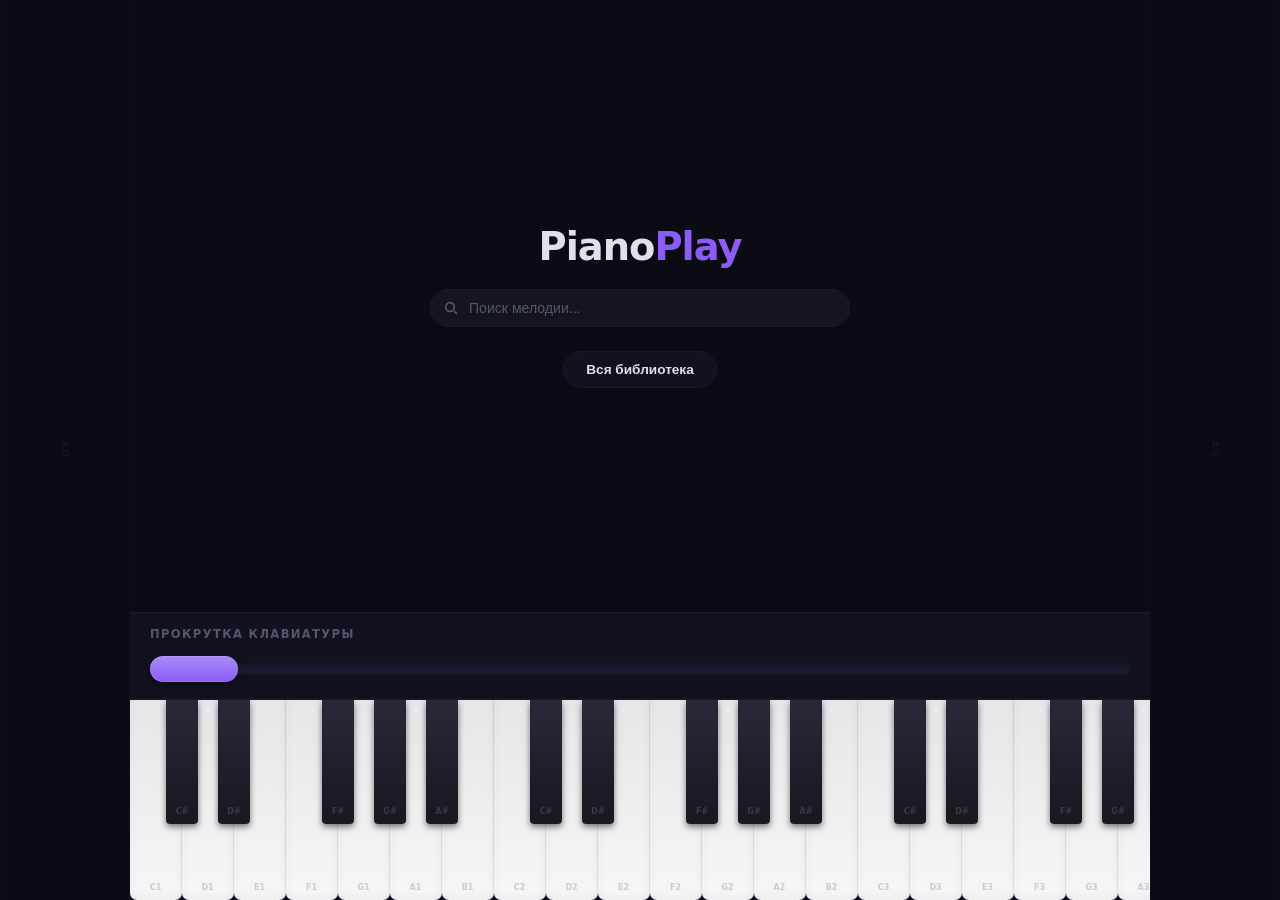
<file: index.html>
<!DOCTYPE html>
<html lang="ru">
<head>
  <meta charset="UTF-8">
  <meta name="viewport" content="width=device-width, initial-scale=1.0, maximum-scale=1.0, user-scalable=no">
  <title>PianoPlay</title>
  <link rel="stylesheet" href="style.css">
</head>
<body>

  <div class="body-row">
    <aside class="ad">AD</aside>

    <main>
      <!-- Welcome -->
      <div id="welcome" class="center-area">
        <div class="logo">Piano<span>Play</span></div>
        <div class="search">
          <svg class="search-ico" viewBox="0 0 24 24" width="16" height="16" fill="none" stroke="currentColor" stroke-width="2.5"><circle cx="10.5" cy="10.5" r="6.5"/><path d="M21 21l-4.35-4.35"/></svg>
          <input type="text" id="search" placeholder="Поиск мелодии..." autocomplete="off">
          <div class="dropdown" id="dropdown"></div>
        </div>
        <button type="button" class="btn-library" onclick="openLibrary()">Вся библиотека</button>
      </div>

      <!-- Player + Sheet (shown after song select) -->
      <div id="songView" class="song-view hidden">
        <div class="song-header">
          <div class="song-info">
            <span class="song-icon" id="pIcon">🎵</span>
            <div>
              <strong id="pTitle"></strong>
              <small id="pArtist"></small>
            </div>
          </div>
          <div class="search search-small">
            <svg class="search-ico" viewBox="0 0 24 24" width="14" height="14" fill="none" stroke="currentColor" stroke-width="2.5"><circle cx="10.5" cy="10.5" r="6.5"/><path d="M21 21l-4.35-4.35"/></svg>
            <input type="text" id="search2" placeholder="Другая мелодия..." autocomplete="off">
            <div class="dropdown" id="dropdown2"></div>
          </div>
          <button type="button" class="btn-library btn-library-inline" onclick="openLibrary()" title="Все мелодии">
            <svg viewBox="0 0 24 24" width="18" height="18" fill="none" stroke="currentColor" stroke-width="2"><path d="M4 6h16M4 12h16M4 18h10"/></svg>
          </button>
          <div class="controls">
            <button class="cb" onclick="restartSong()" title="Сначала">
              <svg viewBox="0 0 24 24" width="16" height="16" fill="currentColor"><path d="M6 6h2v12H6zm3.5 6 8.5 6V6z"/></svg>
            </button>
            <button class="cb main" id="btnPlay" onclick="togglePlay()">
              <svg class="ic-play" viewBox="0 0 24 24" width="18" height="18" fill="currentColor"><path d="M8 5v14l11-7z"/></svg>
              <svg class="ic-pause" viewBox="0 0 24 24" width="18" height="18" fill="currentColor" style="display:none"><path d="M6 4h4v16H6zM14 4h4v16h-4z"/></svg>
            </button>
            <button class="cb" onclick="stopSong()" title="Стоп">
              <svg viewBox="0 0 24 24" width="16" height="16" fill="currentColor"><rect x="6" y="6" width="12" height="12" rx="2"/></svg>
            </button>
            <div class="tempo-box">
              <input type="range" id="tempo" min="0.3" max="2.5" step="0.05" value="1">
              <span id="tempoVal">1.0×</span>
            </div>
          </div>
          <div class="progress"><div id="progBar"></div></div>
        </div>
        <div id="sheet" class="sheet"></div>
      </div>

      <!-- Piano always at bottom -->
      <div class="piano-area">
        <div class="piano-nav">
          <span class="piano-nav-label">Прокрутка клавиатуры</span>
          <input type="range" class="piano-slider" id="pianoSlider" min="0" max="100" value="0" step="0.5">
        </div>
        <div class="piano-viewport" id="pianoViewport">
          <div class="piano" id="piano"></div>
        </div>
      </div>
    </main>

    <aside class="ad">AD</aside>
  </div>

  <div id="libraryModal" class="library-backdrop hidden" role="dialog" aria-modal="true" aria-labelledby="libraryTitle">
    <div class="library-panel">
      <div class="library-head">
        <h3 id="libraryTitle">Все мелодии</h3>
        <button type="button" class="library-close" onclick="closeLibrary()" aria-label="Закрыть">×</button>
      </div>
      <div class="library-list" id="libraryList"></div>
    </div>
  </div>

  <script src="audio.js"></script>
  <script src="songs.js"></script>
  <script src="piano.js"></script>
  <script src="app.js"></script>
</body>
</html>
</file>
<file: style.css>
*,*::before,*::after{margin:0;padding:0;box-sizing:border-box}
:root{
  --bg:#0b0b14;--card:#111120;--border:#1a1a2e;
  --text:#dfe0ea;--muted:#55566e;--dim:#333348;
  --accent:#8b5cf6;--accent-d:rgba(139,92,246,.13);--accent-g:rgba(139,92,246,.35);
  --pink:#ec4899;
  --wk:52px;--bk:32px;--ph:200px;
  --r:10px;--fast:.15s ease;--smooth:.3s cubic-bezier(.4,0,.2,1);
}
html,body{height:100%;overflow:hidden}
body{
  font-family:system-ui,-apple-system,Segoe UI,Roboto,sans-serif;
  background:var(--bg);color:var(--text);
  display:flex;flex-direction:column;height:100dvh;
  -webkit-font-smoothing:antialiased;
}

/* ── Layout ── */
.body-row{flex:1;display:flex;overflow:hidden}
.ad{
  width:130px;flex-shrink:0;display:flex;align-items:center;justify-content:center;
  color:var(--dim);font-size:.55rem;letter-spacing:3px;font-weight:700;
  border-left:1px solid var(--border);border-right:1px solid var(--border);
  writing-mode:vertical-rl;opacity:.25;user-select:none;
}
main{flex:1;display:flex;flex-direction:column;overflow:hidden;min-width:0}

/* ── Welcome (center logo + search) ── */
.center-area{
  flex:1;display:flex;flex-direction:column;
  align-items:center;justify-content:center;gap:20px;
  padding:30px 20px;
}
.center-area.hidden{display:none}

.logo{
  font-size:2.4rem;font-weight:900;letter-spacing:-1px;
  text-align:center;user-select:none;
}
.logo span{color:var(--accent)}

/* ── Search ── */
.search{width:100%;max-width:420px;position:relative}
.search input{
  width:100%;padding:10px 16px 10px 38px;border-radius:22px;
  border:1px solid var(--border);background:rgba(255,255,255,.04);
  color:var(--text);font-size:.88rem;outline:none;
  transition:border var(--fast),box-shadow var(--fast);
}
.search input::placeholder{color:var(--muted)}
.search input:focus{border-color:var(--accent);box-shadow:0 0 0 3px var(--accent-d)}
.search-ico{position:absolute;left:13px;top:50%;transform:translateY(-50%);color:var(--muted);pointer-events:none}

.search-small{max-width:220px}
.search-small input{padding:7px 12px 7px 32px;font-size:.8rem;border-radius:18px}
.search-small .search-ico{left:10px;width:13px;height:13px}

.dropdown{
  position:absolute;top:calc(100% + 5px);left:0;right:0;
  background:var(--card);border:1px solid var(--border);border-radius:var(--r);
  max-height:300px;overflow-y:auto;
  box-shadow:0 10px 30px rgba(0,0,0,.55);
  opacity:0;visibility:hidden;transform:translateY(-5px);
  transition:all .2s ease;z-index:100;
}
.dropdown.open{opacity:1;visibility:visible;transform:translateY(0)}
.dropdown::-webkit-scrollbar{width:4px}
.dropdown::-webkit-scrollbar-thumb{background:var(--dim);border-radius:2px}
.dd-item{
  display:flex;align-items:center;gap:10px;
  padding:9px 14px;cursor:pointer;transition:background var(--fast);
}
.dd-item:hover,.dd-item.sel{background:var(--accent-d)}
.dd-item .ico{font-size:1.15rem;width:26px;text-align:center;flex-shrink:0}
.dd-item .name{font-size:.82rem;font-weight:600}
.dd-item .by{font-size:.68rem;color:var(--muted)}
.dd-empty{padding:16px;text-align:center;color:var(--muted);font-size:.82rem}

.btn-library{
  margin-top:4px;padding:10px 22px;border-radius:22px;border:1px solid var(--border);
  background:var(--card);color:var(--text);font-size:.85rem;font-weight:600;cursor:pointer;
  transition:border var(--fast),background var(--fast),transform var(--fast);
}
.btn-library:hover{border-color:var(--accent);background:var(--accent-d);transform:translateY(-1px)}
.btn-library-inline{
  margin-top:0;padding:0;width:38px;height:38px;border-radius:10px;
  display:flex;align-items:center;justify-content:center;flex-shrink:0;
}
.btn-library-inline svg{color:var(--muted)}
.btn-library-inline:hover svg{color:var(--accent)}

/* ── Library modal ── */
.library-backdrop{
  position:fixed;inset:0;z-index:500;
  background:rgba(0,0,0,.65);backdrop-filter:blur(6px);
  display:flex;align-items:center;justify-content:center;padding:20px;
  opacity:0;visibility:hidden;transition:opacity .25s ease,visibility .25s;
}
.library-backdrop.open{opacity:1;visibility:visible}
.library-backdrop.hidden{display:none!important}
.library-panel{
  width:100%;max-width:420px;max-height:min(78dvh,560px);
  background:var(--card);border:1px solid var(--border);border-radius:14px;
  box-shadow:0 20px 50px rgba(0,0,0,.6);
  display:flex;flex-direction:column;overflow:hidden;
}
.library-head{
  display:flex;align-items:center;justify-content:space-between;
  padding:14px 16px;border-bottom:1px solid var(--border);flex-shrink:0;
}
.library-head h3{font-size:1rem;font-weight:700}
.library-close{
  width:36px;height:36px;border:none;border-radius:10px;
  background:transparent;color:var(--muted);font-size:1.5rem;line-height:1;cursor:pointer;
  display:flex;align-items:center;justify-content:center;transition:background var(--fast),color var(--fast);
}
.library-close:hover{background:var(--accent-d);color:var(--text)}
.library-list{
  overflow-y:auto;padding:8px;
  display:flex;flex-direction:column;gap:4px;
}
.library-item{
  display:flex;align-items:center;gap:12px;padding:11px 14px;border-radius:10px;
  border:1px solid transparent;background:var(--bg);cursor:pointer;
  transition:background var(--fast),border-color var(--fast);
  width:100%;text-align:left;font:inherit;color:inherit;-webkit-appearance:none;appearance:none;
}
.library-item:hover{border-color:var(--accent);background:var(--accent-d)}
.library-item .ico{font-size:1.25rem;width:32px;text-align:center;flex-shrink:0}
.library-item .name{font-size:.88rem;font-weight:600}
.library-item .by{font-size:.72rem;color:var(--muted)}

/* ── Song View ── */
.song-view{flex:1;display:flex;flex-direction:column;overflow:hidden}
.song-view.hidden{display:none}

.song-header{
  display:flex;align-items:center;gap:14px;
  padding:8px 16px;background:var(--card);
  border-bottom:1px solid var(--border);flex-shrink:0;
  position:relative;flex-wrap:wrap;
}
.song-info{display:flex;align-items:center;gap:10px;min-width:0}
.song-icon{
  width:34px;height:34px;border-radius:8px;background:var(--accent-d);
  display:flex;align-items:center;justify-content:center;font-size:1.1rem;flex-shrink:0;
}
.song-info div{display:flex;flex-direction:column;min-width:0}
.song-info strong{font-size:.82rem;white-space:nowrap;overflow:hidden;text-overflow:ellipsis}
.song-info small{font-size:.65rem;color:var(--muted)}

.controls{display:flex;align-items:center;gap:4px;margin-left:auto}
.cb{
  width:30px;height:30px;border-radius:50%;border:none;
  background:transparent;color:var(--text);cursor:pointer;
  display:flex;align-items:center;justify-content:center;
  transition:all var(--fast);
}
.cb:hover{background:var(--accent-d)}
.cb.main{width:36px;height:36px;background:var(--accent);color:#fff}
.cb.main:hover{box-shadow:0 0 14px var(--accent-g);transform:scale(1.05)}

.tempo-box{display:flex;align-items:center;gap:5px;margin-left:6px}
.tempo-box input[type=range]{width:60px;accent-color:var(--accent);cursor:pointer}
.tempo-box span{font-size:.7rem;color:var(--accent);font-weight:700;min-width:26px;font-variant-numeric:tabular-nums}

.progress{position:absolute;bottom:0;left:0;right:0;height:2px;background:var(--border)}
#progBar{height:100%;width:0;background:linear-gradient(90deg,var(--accent),var(--pink));border-radius:0 2px 2px 0;transition:width .2s linear}

/* ── Sheet ── */
.sheet{
  flex:1;overflow-y:auto;padding:14px 16px;
  display:flex;flex-wrap:wrap;gap:5px;
  align-content:flex-start;justify-content:center;
}
.sheet::-webkit-scrollbar{width:4px}
.sheet::-webkit-scrollbar-thumb{background:#252538;border-radius:2px}

.chip{
  padding:5px 12px;border-radius:14px;
  background:var(--card);border:1.5px solid var(--border);
  font-size:.76rem;font-weight:600;text-align:center;min-width:42px;
  transition:all .12s ease;font-variant-numeric:tabular-nums;
}
.chip.rest{background:transparent;border-style:dashed;color:var(--muted);font-weight:400}
.chip.now{
  background:var(--accent);border-color:var(--accent);color:#fff;
  transform:scale(1.1);box-shadow:0 0 12px var(--accent-g);
}
.chip.done{opacity:.28}

/* ── Piano ── */
.piano-area{flex-shrink:0;background:var(--card);border-top:1px solid var(--border)}
.piano-nav{
  padding:14px 20px 12px;border-bottom:1px solid var(--border);
  display:flex;flex-direction:column;gap:10px;
}
.piano-nav-label{
  font-size:.72rem;font-weight:700;text-transform:uppercase;letter-spacing:.12em;color:var(--muted);
}
.piano-viewport{overflow:hidden}
.piano{display:flex;position:relative;height:var(--ph);user-select:none;-webkit-user-select:none;touch-action:none}

.piano-slider{
  display:block;width:100%;margin:0;padding:8px 0;
  height:36px;background:transparent;border:none;outline:none;
  -webkit-appearance:none;appearance:none;cursor:pointer;
}
.piano-slider::-webkit-slider-runnable-track{
  height:12px;background:var(--border);border-radius:6px;
  box-shadow:inset 0 1px 3px rgba(0,0,0,.35);
}
.piano-slider::-webkit-slider-thumb{
  -webkit-appearance:none;width:88px;height:26px;border-radius:13px;
  background:linear-gradient(180deg,#a78bfa,var(--accent));
  margin-top:-7px;cursor:pointer;
  box-shadow:0 2px 8px rgba(0,0,0,.4),0 0 0 1px rgba(255,255,255,.12) inset;
  transition:box-shadow var(--fast),transform var(--fast);
}
.piano-slider::-webkit-slider-thumb:hover{box-shadow:0 0 16px var(--accent-g),0 2px 10px rgba(0,0,0,.45);transform:scale(1.02)}
.piano-slider::-moz-range-track{
  height:12px;background:var(--border);border-radius:6px;border:none;
  box-shadow:inset 0 1px 3px rgba(0,0,0,.35);
}
.piano-slider::-moz-range-thumb{
  width:88px;height:26px;border-radius:13px;border:none;
  background:linear-gradient(180deg,#a78bfa,var(--accent));cursor:pointer;
  box-shadow:0 2px 8px rgba(0,0,0,.4);
}

.key{
  position:relative;cursor:pointer;
  display:flex;flex-direction:column;justify-content:flex-end;align-items:center;
  padding-bottom:8px;transition:background .05s,box-shadow .05s;
}
.key.w{
  width:var(--wk);height:100%;
  background:linear-gradient(180deg,#e6e6e8,#f6f6f8);
  border-right:1px solid rgba(0,0,0,.07);border-radius:0 0 7px 7px;
  z-index:1;flex-shrink:0;
  box-shadow:inset 0 -4px 8px rgba(0,0,0,.04),0 2px 3px rgba(0,0,0,.06);
}
.key.w:hover{background:linear-gradient(180deg,#dddde0,#f0f0f0)}
.key.w.pressed{background:#d8d8da;box-shadow:inset 0 2px 6px rgba(0,0,0,.12)}
.key.w.lit{background:linear-gradient(180deg,#c4b5fd,#a78bfa)!important;box-shadow:0 0 18px var(--accent-g)}
.key.b{
  width:var(--bk);height:62%;
  background:linear-gradient(180deg,#28283a,#18181f);
  border-radius:0 0 4px 4px;position:absolute;z-index:2;
  box-shadow:0 3px 6px rgba(0,0,0,.5);
}
.key.b:hover{background:linear-gradient(180deg,#333345,#222230)}
.key.b.pressed{background:#333;box-shadow:0 1px 3px rgba(0,0,0,.3);height:61%}
.key.b.lit{background:linear-gradient(180deg,#a78bfa,#7c3aed)!important;box-shadow:0 0 18px var(--accent-g)}
.key .lbl{font-size:8px;font-weight:600;pointer-events:none;opacity:.25}
.key.w .lbl{color:#555}
.key.b .lbl{color:#999}
.key.lit .lbl{opacity:1;color:#fff}

/* ── Responsive ── */
@media(max-width:900px){.ad{display:none}}
@media(max-width:600px){
  :root{--wk:38px;--bk:24px;--ph:150px}
  .logo{font-size:1.8rem}
  .search{max-width:90%}
  .song-header{gap:8px;padding:6px 10px}
  .search-small{max-width:160px}
  .controls{gap:2px}
  .tempo-box input[type=range]{width:45px}
  .sheet{padding:8px 10px;gap:3px}
  .chip{padding:3px 8px;font-size:.7rem;min-width:36px}
  .piano-nav{padding:10px 14px 8px;gap:8px}
  .piano-slider{padding:6px 0;height:32px}
  .piano-slider::-webkit-slider-thumb{width:64px;height:22px;border-radius:11px;margin-top:-5px}
}
@media(max-width:380px){:root{--wk:32px;--bk:20px;--ph:125px}}

::-webkit-scrollbar{width:4px;height:4px}
::-webkit-scrollbar-track{background:transparent}
::-webkit-scrollbar-thumb{background:#252538;border-radius:2px}
</file>
